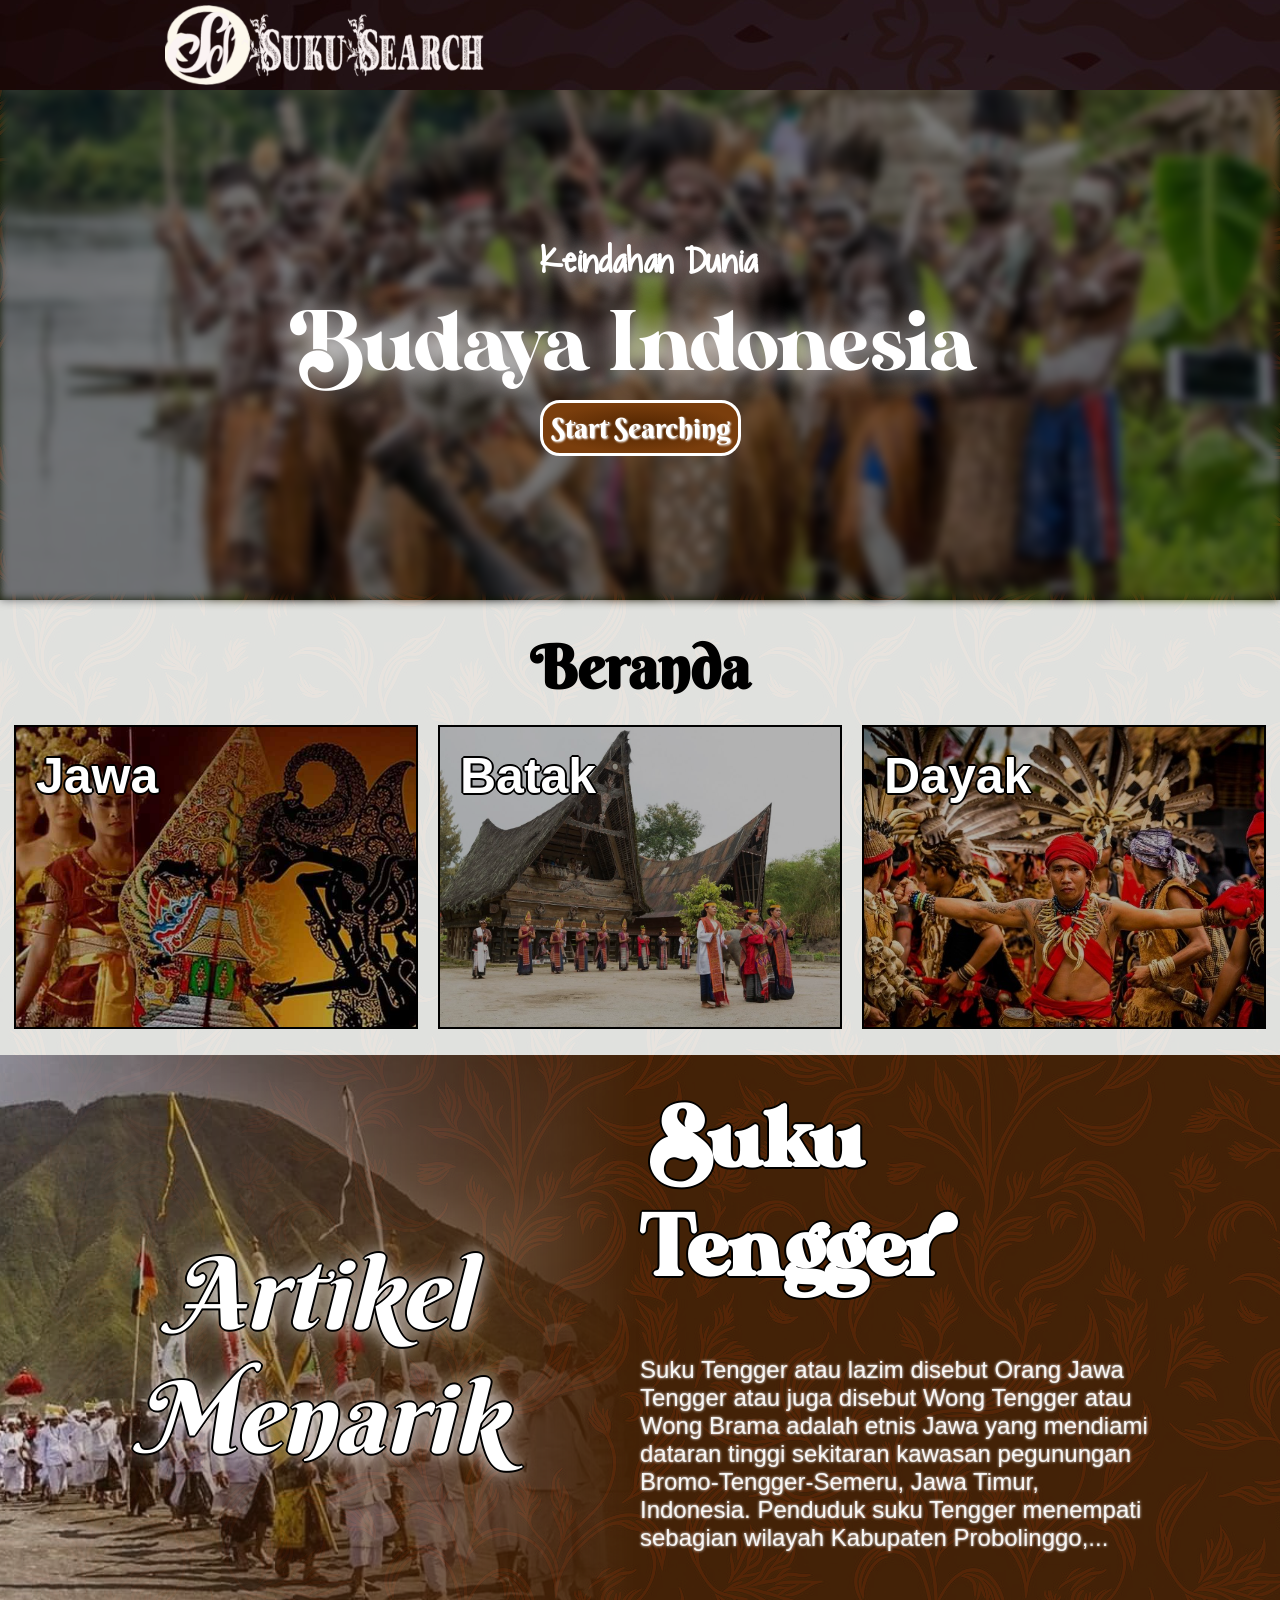
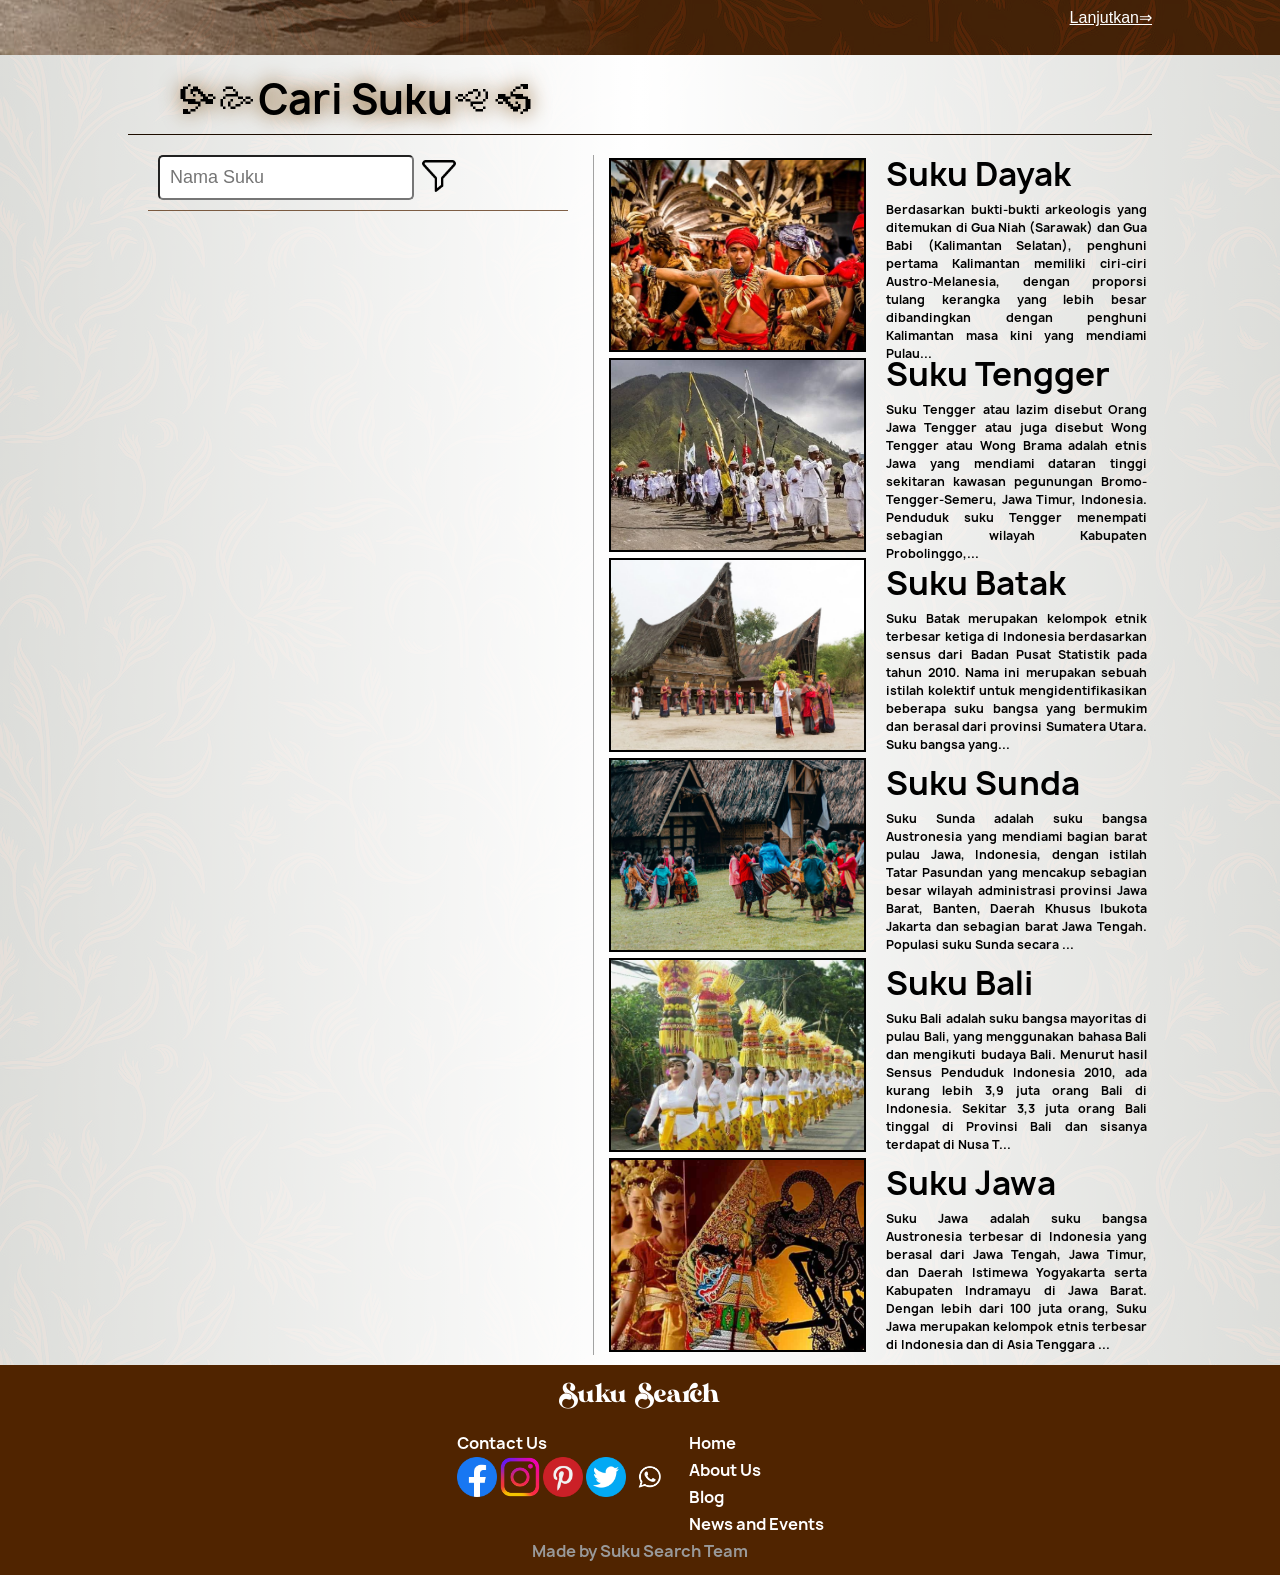
<file: index.html>
<!DOCTYPE html>
<html>

<head>
    <title>Suku-Suku di Indonesia</title>
    <meta name="viewport" content="width=device-width, initial-scale=1.0" />

    <link rel="stylesheet" href="style/fonts.css">
    <link rel="stylesheet" href="style/indexStyle.css">
    <link rel="stylesheet" href="style/indexResponsive.css">

    <script type="text/javascript" src="scripts/jquery-3.7.1.min.js"></script>
    <script type="text/javascript" src="scripts/indexScript.js" defer></script>
</head>

<body>
    <div id="topnavbar">
        <a id="navtitle"><img src="rsc/ss.png"></a>
        <ul>
            <li><a href="#featured">Beranda</a></li>
            <li><a href="#randomBanner">Menarik</a></li>
            <li><a href="#searchAndResults">Cari</a></li>
        </ul>
        <button class="activator"><img src="rsc/menu.png"></button>
    </div>

    <div id="carousel">
        <img src="rsc/carousel_1.jpg">
        <img src="rsc/carousel_2.jpg">
        <img src="rsc/carousel_3.jpeg">
        <img src="rsc/carousel_4.jpg">
        <img src="rsc/carousel_5.jpg">
        <div>
            <span>Keindahan Dunia</span>
            <span>Budaya Indonesia</span>
        </div>
        <a id="goToSearch" href="#searchAndResults">Start Searching</a>
    </div>

    <div id="featured">
        <span class="partTitle">Beranda</span>
        <div class="featuredItems">
            <a href="#">
                <div class="items">
                    <img class="itemImage" src="https://www.selasar.com/wp-content/uploads/2020/07/Featured-image.jpg">
                    <div class="itemText">
                        <span class="itemTitle"></span>
                        <span class="itemDescription"></span>
                    </div>
                </div>
            </a>
            <a href="#">
                <div class="items">
                    <img class="itemImage" src="https://www.selasar.com/wp-content/uploads/2020/07/Featured-image.jpg">
                    <div class="itemText">
                        <span class="itemTitle"></span>
                        <span class="itemDescription"></span>
                    </div>
                </div>
            </a>
            <a href="#">
                <div class="items">
                    <img class="itemImage" src="https://www.selasar.com/wp-content/uploads/2020/07/Featured-image.jpg">
                    <div class="itemText">
                        <span class="itemTitle"></span>
                        <span class="itemDescription"></span>
                    </div>
                </div>
            </a>
        </div>
    </div>

    <div id="randomBanner">
        <img src="rsc/carousel_1.jpg" class="background">
        <div class="left">
            <span>Artikel Menarik</span>
        </div>
        <div class="partTitle"></div>
        <div class="description"></div>
        <a>
            <div>
                Lanjutkan&#8658;
            </div>
        </a>
    </div>

    <form id="searchAndResults">
        <div class="partTitle">&#128607;&#128602;Cari Suku&#128601;&#128604;</div>
        <div class="row">
            <div id="search">
                <div class="searchByName">
                    <input type="text" name="searchInput" id="searchInput" placeholder="Nama Suku">
                    <button id="enableFilters">
                        <img src="rsc/filter_outline.png" id="enableFiltersImg">
                    </button>
                </div>
                <div class="filters">
                    <div class="inputField">
                        <label for="weapons">Senjata Tradisional</label>
                        <input type="text" name="weapons" id="weapons">
                    </div>
                    <div class="inputField">
                        <label for="dance">Tarian Tradisional</label>
                        <input type="text" name="dance" id="dance">
                    </div>
                    <div class="inputField">
                        <label for="clothes">Pakaian Adat</label>
                        <input type="text" name="clothes" id="clothes">
                    </div>
                    <div class="inputField">
                        <label for="house">Rumah Adat</label>
                        <input type="text" name="house" id="house">
                    </div>
                    <div class="inputField">
                        <label for="food">Kuliner</label>
                        <input type="text" name="food" id="food">
                    </div>
                    <div class="inputField">
                        <label for="misc">Lainnya</label>
                        <input type="text" name="misc" id="misc">
                    </div>
                </div>
            </div>
            <div id="results">
                <div class="item">
                    <img src="rsc/carousel_5.jpg">
                    <div class="text">
                        <div class="title"></div>
                        <p></p>
                    </div>
                </div>
            </div>
        </div>
    </form>

    <footer>
        <div class="partTitle">Suku Search</div>
        <div>
            <div>
                <span>Contact Us</span>
                <div class="socialMedia">
                    <img src="rsc/social_media/facebook.png">
                    <img src="rsc/social_media/instagram.png">
                    <img src="rsc/social_media/pinterest.png">
                    <img src="rsc/social_media/twitter.png">
                    <img src="rsc/social_media/whatsapp.png">
                </div>
            </div>
            <div>
                <ul>
                    <li><a>Home</a></li>
                    <li><a>About Us</a></li>
                    <li><a>Blog</a></li>
                    <li><a>News and Events</a></li>
                </ul>
            </div>
        </div>
        <div class="credit">
            Made by Suku Search Team
        </div>
    </footer>
</body>

</html>
</file>
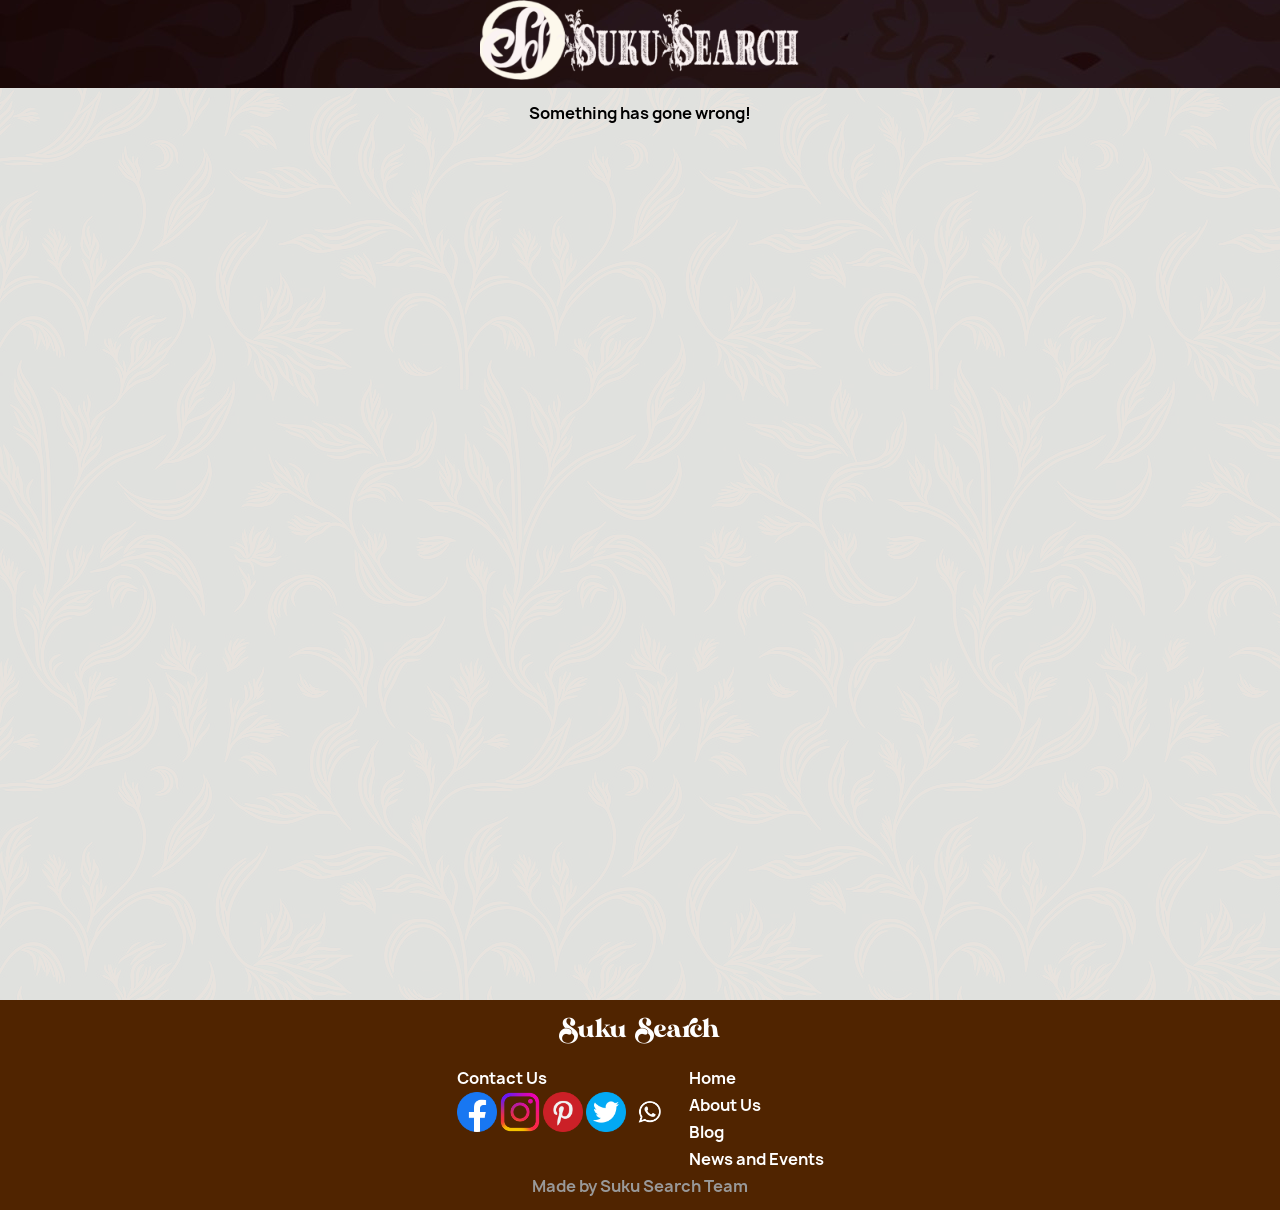
<file: blogPage.html>
<!DOCTYPE html>
<html>

<head>
    <title>Suku-Suku di Indonesia</title>
    <meta name="viewport" content="width=device-width, initial-scale=1.0" />

    <link rel="stylesheet" href="style/fonts.css">
    <link rel="stylesheet" href="style/pageStyle.css">
    <link rel="stylesheet" href="style/blogResponsive.css">

    <script type="text/javascript" src="scripts/jquery-3.7.1.min.js"></script>
    <script type="text/javascript" src="scripts/pageScript.js" defer></script>
</head>

<body>
    <div id="topnavbar">
        <a href="index.html" id="navtitle"><img src="rsc/ss.png"></a>
    </div>
    <div id="content">
        <div id="encyclopediaCard">
            <div class="partTitle"></div>
            <img id="pagePicture" src="rsc/carousel_2.jpg">
            <div class="story">
                <p></p>
            </div>

            <div class="story">
                <div class="partTitle"></div>
                <p></p>
            </div>

            <div class="story">
                <div class="partTitle"></div>
                <ul>
                    <li><a href="https://id.wikipedia.org/wiki/Suku_Dayak" target="_"></a></li>
                </ul>
            </div>
        </div>
        <div id="stickyBar">
            <div></div>
            <ul>
                <li><a href="#"></a></li>
                <li><a href="#"></a></li>
                <li><a href="#"></a></li>
                <li><a href="#"></a></li>
            </ul>
        </div>
    </div>

    <footer>
        <div class="partTitle">Suku Search</div>
        <div>
            <div>
                <span>Contact Us</span>
                <div class="socialMedia">
                    <img src="rsc/social_media/facebook.png">
                    <img src="rsc/social_media/instagram.png">
                    <img src="rsc/social_media/pinterest.png">
                    <img src="rsc/social_media/twitter.png">
                    <img src="rsc/social_media/whatsapp.png">
                </div>
            </div>
            <div>
                <ul>
                    <li><a>Home</a></li>
                    <li><a>About Us</a></li>
                    <li><a>Blog</a></li>
                    <li><a>News and Events</a></li>
                </ul>
            </div>
        </div>
        <div class="credit">
            Made by Suku Search Team
        </div>
    </footer>

</body>

</html>
</file>
<file: style/fonts.css>
@font-face {
    font-family: 'Choco';
    src:
        url(../fonts/chocoRaindrops/Choco.ttf), url(../fonts/chocoRaindrops/ChocoHollow.ttf), url(../fonts/chocoRaindrops/ChocoBold.ttf);
}

@font-face {
    font-family: 'Bavista';
    src: url(../fonts/bavista/Bavista.ttf);
}

@font-face {
    font-family: 'Berkshire';
    src: url(../fonts/berkshire/BerkshireSwash-Regular.ttf);
}

@font-face {
    font-family: 'Manrope';
    src:
        url(../fonts/manrope/manrope-bold.otf),
        url(../fonts/manrope/manrope-extrabold.otf),
        url(../fonts/manrope/manrope-light.otf),
        url(../fonts/manrope/manrope-medium.otf),
        url(../fonts/manrope/manrope-regular.otf),
        url(../fonts/manrope/manrope-semibold.otf),
        url(../fonts/manrope/manrope-thin.otf),
    ;
}
</file>
<file: style/indexStyle.css>
/*Requires fonts.css*/

* {
    padding: 0;
    margin: 0;
}

:root {
    --onepx-shadow: 2px 0 #000000, -2px 0 #000000, 0 2px #000000, 0 -2px #000000,
        1px 1px #000000, -1px -1px #000000, 1px -1px #000000, -1px 1px #000000;
}

html {
    overflow-x: hidden;
    width: 100vw;
    scroll-behavior: smooth;
}

body {
    height: fit-content;
    background-image: url(../rsc/batikBG.jpg);
    background-blend-mode: darken;
    background-color: #502400;
    font-family: 'Manrope';
}

a {
    text-decoration: none;
    color: inherit;
}

#topnavbar {
    display: flex;
    width: 100vw;
    height: fit-content;
    justify-content: space-around;
    align-items: center;
    background-color: #502400;
    position: fixed;
    z-index: 1000;
    transition: 0.5s ease-out;
    background-image: url("../rsc/batik.jpg");
    background-repeat: no-repeat;
    background-position: 0px -300px;
}

#topnavbar * {
    color: #FFFFFF;
    font-size: 24px;
}

#navtitle {
    display: flex;
    align-items: center;
    cursor: pointer;
    height: 100%;
}

#navtitle img {
    height: 80px;
    padding: 5px;
}

#topnavbar>ul {
    display: flex;
    justify-content: space-around;
    list-style-type: none;
}

#topnavbar>ul li a {
    display: block;
    height: fit-content;
    width: fit-content;
    cursor: pointer;
    padding: 10px;
}

.activator {
    display: none;
}

/* Carousel */

#carousel {
    --width: 100vw;
    --height: 600px;
    width: var(--width);
    height: var(--height);
    display: flex;
    justify-content: center;
    align-items: center;
    flex-direction: column;
    box-shadow: none;
    user-select: none;
}

#carousel img {
    width: var(--width);
    height: var(--height);
    object-fit: cover;
    transition: 1s;
    filter: brightness(50%) blur(5px);
    position: absolute;
    opacity: 0;
    box-shadow: none;
}

#carousel div {
    z-index: 10;
    color: #FFFFFF;
    display: flex;
    flex-direction: column;
    align-items: center;
    text-align: center;
    line-height: 80px;
    text-shadow: 0 0 30px #FFFFFF;
}

#carousel div span:first-of-type {
    font-size: 50px;
    font-family: 'Choco';
    font-weight: bold;
}

#carousel div span:last-of-type {
    font-size: 100px;
    font-family: 'Bavista';
    margin: 0;
}

#carousel #goToSearch {
    text-decoration: unset;
    position: absolute;
    z-index: 10;
    padding: 8px;
    font-size: 28px;
    font-family: 'Berkshire';
    text-shadow: #FFFFFF 1px 1px 2px;
    border-radius: 20px;
    background-image: radial-gradient(closest-side, #502400, #7a3e0d);
    border-style: solid;
    color: #FFFFFF;
    top: 400px;
    transition: 0.5s ease-out;
}

#carousel #goToSearch:hover {
    text-shadow: #FFFFFF 0 0 5px;
    box-shadow: #FFFFFF 0 0 5px;
    transform: scale(110%);
}

#carousel button:active {
    text-shadow: 0 0 20px #1d0d00;
}

/*Featured Items container*/

#featured {
    width: 100vw;
    height: 425px;
    padding-top: 30px;
    background-color: #ffffffde;
    display: block;
    position: initial;
}

#featured .partTitle {
    display: block;
    margin: auto;
    width: fit-content;
    font-size: 60px;
    font-weight: bold;
    font-family: 'Berkshire';
}

/* Featured Items list */

.featuredItems {
    display: flex;
    align-items: center;
    justify-content: center;
    gap: 20px;
    padding-top: 20px;
    box-sizing: border-box;
    width: 100%;
}

.featuredItems .items {
    --width-size: 400px;
    --height-size: 300px;
    display: flex;
    flex-direction: column;
    justify-content: space-between;
    align-items: start;
    height: var(--height-size);
    width: var(--width-size);
    border: 2px black solid;
    transition: 0.5s ease-out;
    cursor: pointer;
}

.featuredItems .items .itemImage {
    position: absolute;
    width: var(--width-size);
    height: var(--height-size);
    object-fit: cover;
    filter: brightness(70%);
    transition: 0.5s ease-out;
}

.featuredItems .items .tags {
    width: var(--width-size);
    z-index: 11;
    height: var(--height-size);
    position: absolute;
    display: flex;
    justify-content: end;
    align-items: start;
    box-sizing: border-box;
    padding: 10px;
    gap: 10px
}

.featuredItems .items .tags .tag {
    color: #FFFFFF;
    text-shadow: 0 0 10px #FFFFFF;
    background-color: #000000;
    border: 1px #FFFFFF solid;
    padding: 5px;
    border-radius: 20px;
    width: fit-content;
}

.featuredItems .items .itemText {
    padding: 20px;
    width: auto;
    height: auto;
    overflow: hidden;
    display: flex;
    flex-direction: column;
    justify-content: space-around;
    align-items: start;
}

.featuredItems .items .itemTitle {
    position: relative;
    color: #FFFFFF;
    font-weight: bold;
    font-size: 50px;
    font-family: 'Trebuchet MS', 'Lucida Sans Unicode', 'Lucida Grande', 'Lucida Sans', Arial, sans-serif;
    text-shadow: var(--onepx-shadow);
}

.featuredItems .items .itemDescription {
    position: relative;
    color: #FFFFFF;
    font-size: 12px;
    transition: 0.5s ease-out;
    opacity: 0;
}

/* On hover effects */

.featuredItems .items:hover {
    transform: scale(1.05);
}

.featuredItems .items:hover .itemImage {
    filter: brightness(50%);
}

.featuredItems .items:hover .itemDescription {
    opacity: 1;
}


/*Random Banner Container*/

#randomBanner {
    --height: 600px;
    background-color: #58270ab6;
    box-sizing: border-box;
    padding-left: 50vw;
    padding-right: 10vw;
    height: var(--height);
    width: inherit;
    overflow: hidden;
    display: flex;
    flex-direction: column;
    align-items: start;
    justify-content: space-around;
    color: #FFFFFF;
}

#randomBanner .left {
    position: absolute;
    height: var(--height);
    width: 50vw;
    display: flex;
    flex-direction: column;
    justify-content: center;
    align-items: center;
    left: 0;
}

#randomBanner img {
    object-fit: cover;
    left: 0;
    position: absolute;
    mask: linear-gradient(to right, #000000e3, #00000000);
    height: inherit;
    width: 50vw;
}

#randomBanner .left span {
    display: block;
    text-align: center;
    font-size: 100px;
    mask-image: none;
    text-shadow: var(--onepx-shadow), #FFFFFF 0 0 20px;
    font-family: 'Berkshire';
    font-style: italic;
}

#randomBanner .partTitle {
    font-size: 100px;
    text-indent: 10px;
    font-family: 'Bavista';
    font-weight: bold;
    text-shadow: var(--onepx-shadow);
}

#randomBanner .description {
    font-size: 24px;
    font-family: 'Gill Sans', 'Gill Sans MT', Calibri, 'Trebuchet MS', sans-serif;
    color: #ffffffe7;
    text-shadow: #FFFFFF 0 0 3px;
}

#randomBanner a {
    align-self: flex-end;
}

#randomBanner a div {
    font-family: 'Gill Sans', 'Gill Sans MT', Calibri, 'Trebuchet MS', sans-serif;
    text-decoration: underline;
}

/*Search, filter, sort, result*/
#searchAndResults {
    --left-right-pad: 10vw;
    padding-top: 10px;
    padding-bottom: 10px;
    background-image: linear-gradient(to right, #ffffffda 0%, #FFFFFF 50%, #FFFFFFda 100%);
    box-sizing: border-box;
    padding-left: var(--left-right-pad);
    padding-right: var(--left-right-pad);
    min-height: 1000px;
}

#searchAndResults .partTitle {
    --left-right-pad: 50px;
    font-size: 40px;
    border-bottom: #1d0d00 1px solid;
    margin-bottom: 20px;
    text-shadow: 0 0 20px #744201;
    padding-left: var(--left-right-pad);
    padding-right: var(--left-right-pad);
}

#searchAndResults .row {
    display: grid;
    grid-template-columns: 1fr 5fr;
    gap: 5px;
}

/*Search section*/

#search {
    --left-right-pad: 20px;
    height: fit-content;
    display: flex;
    flex-direction: column;
    align-items: start;
    box-sizing: border-box;
    padding-left: var(--left-right-pad);
    padding-right: var(--left-right-pad);
}

#search>* {
    display: block;
}


#search .searchByName {
    display: flex;
    width: fit-content;
    height: fit-content;
    padding-left: 10px;
    gap: 5px;
    justify-content: center;
    align-items: start;
}

#search .searchByName #searchInput {
    font-size: 18px;
    padding: 10px;
    border-radius: 5px;
}

#search .searchByName #enableFilters {
    background-color: #00000000;
    border: none;
    height: 40px;
}

#search .searchByName #enableFilters img {
    height: inherit;
}

#search .filters {
    --left-right-pad: 10px;
    display: flex;
    overflow-y: hidden;
    flex-direction: column;
    width: fit-content;
    height: fit-content;
    gap: 10px;
    transition: 0.5s ease-out;
    margin-top: 10px;
    border-bottom: #502400b7 1px solid;
    padding: 0;
    padding-left: var(--left-right-pad);
    padding-right: var(--left-right-pad);
}

#search .filters .inputField {
    display: flex;
    justify-content: center;
    align-items: center;
    width: 400px;
}

#search .filters .inputField label,
#search .filters .inputField input,
#search .filters .inputField div {
    width: 300px;
    box-sizing: border-box;
    margin: 0;
    font-size: 16px;
}

#search .filters .inputField label {
    width: 220px;
}

#search .filters .inputField input {
    padding: 2px;
}

#search .filters .inputField div {
    padding-left: 0;
}

#search .filters .inputField div button {
    font-size: 16px;
    font-weight: bold;
    width: fit-content;
    height: fit-content;
    padding: 5px 10px;
    margin: 2px 0;
    border: #a1a1a1 1px solid;
    background-color: #ffffffd0;
    color: #a1a1a1;
    border-radius: 20px;
}

#search .filters .inputField .location,
#search .filters .inputField .sort {
    display: flex;
    flex-wrap: wrap;
    align-items: center;
    justify-content: space-between;
    margin: 0;
}

#search .filters .inputField .sort {
    justify-content: start;
}

#search .filters .inputField .sort button {
    margin-right: 5px;
}

/*Results*/
#results {
    border-left: #0000005b 1px solid;
    box-sizing: border-box;
    padding-left: 10px;
    height: fit-content;
    display: flex;
    flex-direction: column;
}

#results .nothingFound {
    text-align: center;
    flex-grow: 1;
    height: 500px;
    font-size: 32px;
    font-family: 'Times New Roman', Times, serif;
    color: #a1a1a1;
    padding-top: 20px;
}

#results .item {
    height: 200px;
    width: auto;
    padding: 5px;
    box-sizing: border-box;
    display: flex;
    align-items: center;
}

#results .item img {
    height: 100%;
    border: #000000 2px solid;
    object-fit: cover;
    aspect-ratio: 4/3;
}

#results .item .text {
    padding-left: 20px;
    flex-grow: 1;
}

#results .item .text .title {
    font-weight: bold;
    font-size: 32px;
}

#results .item .text p {
    font-size: 14px;
    line-height: 22px;
    text-align: justify;
}

/* #results .item .attr {
    box-sizing: border-box;
    border-left: #0000005e 1px solid;
    margin-left: 10px;
    padding-left: 5px;
} */

#results .item .attr {
    flex-grow: 1;
}

footer {
    height: fit-content;
    box-sizing: border-box;
    padding: 10px;
    background-color: #502400;
    width: 100%;
    color: #FFFFFF;
    display: flex;
    flex-direction: column;
    align-items: center;
    justify-content: space-between;
}

footer .partTitle {
    font-size: 32px;
    font-family: 'Bavista';
    margin-bottom: 20px;
}

footer>div {
    display: flex;
    gap: 20px;
}

footer>div>* {
    display: flex;
    flex-direction: column;
}

footer ul {
    list-style: none;
}

footer .socialMedia img {
    width: 40px;
    height: 40px;
}

.credit {
    color: #999999;
}
</file>
<file: style/indexResponsive.css>
/*Size breakpoint*/
@media only screen and (max-width:1400px) {
    #results .item .text p {
        font-size: 12px;
        line-height: 18px;
    }
}

/*Laptops*/
@media only screen and (max-width:1250px) {
    #featured {
        height: 350px;
        padding-top: 10px;
    }

    .featuredItems .items {
        --width-size: 300px;
        --height-size: 225px;
    }

    .featuredItems .items .itemText {
        padding: 10px;
    }

    .featuredItems .items .itemTitle {
        font-size: 40px;
    }

    #randomBanner {
        --height: 500px;
        padding-left: 52vw;
        padding-right: 5vw;
    }

    #searchAndResults {
        --left-right-pad: 5vw;
        padding-top: 10px;
        padding-bottom: 10px;
    }

    #search .searchByName #searchInput {
        font-size: 16px;
    }

    #search .searchByName #enableFilters {
        height: 35px;
    }

    #search .filters .inputField {
        width: 350px;
    }

    #search .filters .inputField label,
    #search .filters .inputField input,
    #search .filters .inputField div {
        width: 200px;
        font-size: 14px;
    }

    #results .item {
        height: 20vw;
    }

    #results .item img {
        width: 20vw;
        height: 15vw;
    }

    #results .item .text .title {
        font-size: 24px;
    }

    #results .item .text {
        padding-left: 10px;
    }

}

/*Tablets*/
@media only screen and (max-width:992px) {
    #navtitle img {
        height: 40px;
        padding: 1px;
    }

    #carousel {
        --height: 500px;
    }

    #featured {
        height: fit-content;
    }

    #featured .partTitle {
        font-size: 7vw;
    }

    .featuredItems {
        display: grid;
        grid-template-columns: 2fr 1fr;
        grid-template-rows: 1fr 1fr;
        grid-template-areas:
            "one two"
            "one three";
        padding-left: 12vw;
        padding-right: 12vw;
        padding-bottom: 5vw;
        gap: 0;
    }

    .featuredItems>a {
        padding: 0.5vw;
    }

    .featuredItems>a .items {
        --width-size: 30vw;
        --height-size: 22.5vw;
    }

    .featuredItems>a:nth-child(1) {
        grid-area: one;
    }

    .featuredItems>a:nth-child(1) .items {
        --width-size: 40vw;
        --height-size: 30vw;
    }

    .featuredItems>a:nth-child(2) {
        grid-area: two;
    }

    .featuredItems>a:nth-child(3) {
        grid-area: three;
    }

    .featuredItems .items .itemTitle {
        font-size: 3vw;
    }

    .featuredItems .items .itemDescription {
        font-size: 1.3vw;
    }

    #randomBanner {
        --height: 300px;
    }

    #randomBanner .left span {
        font-size: 10vw;
    }

    #randomBanner .partTitle {
        font-size: 7vw;
    }

    #randomBanner .description {
        font-size: 2vw;
    }

    #searchAndResults {
        min-height: 40vh;
    }

    #searchAndResults .partTitle {
        font-size: 6vw;
        text-align: center;
    }

    #searchAndResults .row {
        display: flex;
        flex-direction: column;
        align-items: center;
    }

    #search .searchByName {
        margin: auto;
    }

    #search .searchByName #searchInput {
        font-size: 1.7vw;
    }

    #search .filters {
        flex-direction: row;
        flex-wrap: wrap;
        width: 100%;
        height: fit-content;
    }

    #search .filters .inputField {
        width: 40vw;
    }

    #search .filters .inputField label,
    #search .filters .inputField input,
    #search .filters .inputField div {
        font-size: 1.5vw;
    }


    #results .item {
        height: 20vw;
    }

    #results .item img {
        width: 20vw;
        height: 15vw;
    }

    #results .item .text .title {
        font-size: 3vw;
    }

    #results .item .text p {
        font-size: 1.4vw;
    }
}

/*Phones, assume everything is vertical*/
@media only screen and (max-width:600px) {
    #navtitle img {
        height: 10vw;
        padding: 5px;
    }

    #topnavbar>ul {
        position: absolute;
        flex-direction: column;
        align-items: start;
        background-image: url(../rsc/batik.jpg);
        right: 0;
        top: 12vw;
        padding: 1vw;
        width: 30vw;
        height: 40vw;
        transition: 0.5s ease-out;
        opacity: 0;
    }


    #topnavbar>ul li a {
        font-size: 4vw;
        padding: 0.5vw;
        padding-left: 2vw;
        text-shadow: #FFFFFF 0 0 20px;
    }

    .activator {
        --height: 3vw;
        display: flex;
        flex-direction: column;
        justify-content: center;
        background-color: transparent;
        border: none;
        height: var(--height);
    }

    .activator img {
        height: var(--height);
    }

    #carousel {
        --height: 90vw;
    }

    #carousel div {
        line-height: 10vw;
    }

    #carousel div span:first-of-type {
        font-size: 10vw;
    }

    #carousel div span:last-of-type {
        font-size: 13vw;
    }

    #carousel #goToSearch {
        padding: 1.2vw;
        font-size: 5vw;
        top: 65vw;
    }

    #featured .partTitle {
        display: none;
    }

    .featuredItems {
        display: flex;
        flex-direction: column;
        align-items: center;
        justify-content: center;
        gap: 2vw;
    }

    .featuredItems>a .items {
        --width-size: 80vw;
        --height-size: 60vw;
    }

    .featuredItems>a:nth-child(1) .items {
        --width-size: 80vw;
        --height-size: 60vw;
    }

    .featuredItems .items .itemTitle {
        font-size: 10vw;
    }

    .featuredItems .items .itemDescription {
        font-size: 3vw;
    }

    #randomBanner {
        z-index: 1;
        --height: 100vw;
        display: flex;
        flex-direction: column;
        align-items: center;
        padding: 0;
    }

    #randomBanner img {
        object-fit: cover;
        z-index: -100;
        position: absolute;
        mask: none;
        filter: opacity(20%);
        height: inherit;
        width: 100vw;
    }

    #randomBanner .left {
        position: relative;
        height: fit-content;
        width: 100vw;
    }

    #randomBanner .left span {
        font-size: 10vw;
    }

    #randomBanner .partTitle {
        font-size: 15vw;
        z-index: 21;
        text-shadow: #FFFFFF 0 0 3px;
    }

    #randomBanner .description {
        z-index: 21;
        font-size: 5vw;
        box-sizing: border-box;
        padding-left: 2vw;
        padding-right: 2vw;
        text-align: justify;
    }

    #randomBanner a {
        align-self: center;
        font-size: 4vw;
    }

    #searchAndResults .partTitle {
        font-size: 8vw;
    }

    #search .searchByName {
        margin: auto;
    }

    #search .searchByName #searchInput {
        font-size: 3vw;
        padding: 1vw;
    }

    #search .searchByName #enableFilters {
        height: 6vw;
    }

    #search .filters {
        flex-direction: row;
        flex-wrap: wrap;
        width: 100%;
        height: fit-content;
        border-bottom: none;
    }

    #search .filters .inputField {
        width: 100vw;
    }

    #search .filters .inputField label,
    #search .filters .inputField input,
    #search .filters .inputField div {
        font-size: 3vw;
    }

    #results {
        padding-left: 1vw;
    }

    #results .item {
        height: 40vw;
    }

    #results .item img {
        width: 40vw;
        height: 30vw;
    }

    #results .item .text .title {
        font-size: 5vw;
    }

    #results .item .text p {
        font-size: 2.4vw;
        line-height: 3vw;
    }

    footer>div {
        flex-direction: column;
        margin-bottom: 2vw;
    }
}
</file>
<file: style/pageStyle.css>
* {
    padding: 0;
    margin: 0;
}

html {
    overflow-x: hidden;
    width: 100vw;
}

body {
    height: fit-content;
    background-image: url(../rsc/batikBG.jpg);
    background-blend-mode: darken;
    background-color: #502400;
    font-family: 'Manrope';
}

a {
    text-decoration: none;
    color: inherit;
}

#topnavbar {
    position: fixed;
    width: 100vw;
    height: fit-content;
    display: flex;
    justify-content: center;
    align-items: center;
    background-color: #502400;
    z-index: 1000;
    background-image: url("../rsc/batik.jpg");
    background-repeat: no-repeat;
    background-position: 0px -300px;
}

#topnavbar a img {
    height: 80px;
    padding: 0;
}

#content {
    width: 100%;
    height: fit-content;
    padding-top: 100px;
    background-color: #ffffffde;
    display: flex;
    justify-content: center;
    gap: 50px;
}

#encyclopediaCard {
    background-color: #ffffff;
    width: 60%;
    height: fit-content;
    padding: 20px;
    margin-bottom: 20px;
    border: #bbbbbb 1px solid;
    box-shadow: #636363 0 0 5px;
    display: flex;
    flex-direction: column;
}

#encyclopediaCard .partTitle {
    align-self: center;
    font-size: 60px;
    font-family: 'Franklin Gothic Medium', 'Arial Narrow', Arial, sans-serif;
}

#encyclopediaCard img {
    aspect-ratio: 16 / 9;
    object-fit: cover;
    width: 90%;
    align-self: center;
    margin-bottom: 30px;
}

#encyclopediaCard .story {
    font-family: sans-serif;
    font-size: 20px;
    line-height: 30px;
    text-align: justify;
    text-indent: 50px;
}

#encyclopediaCard .story p {
    margin-top: 10px;
    margin-bottom: 10px;
}

#encyclopediaCard .story .partTitle {
    margin-bottom: 10px;
    font-size: 36px;
    font-weight: bolder;
    width: auto;
    height: 40px;
    border-bottom: #636363 1px solid;
}

#encyclopediaCard .story ul {
    list-style-type: none;
    color: #0062d3;
}

#stickyBar {
    position: sticky;
    top: 125px;
    height: fit-content;
    margin-top: 20px;
}

#stickyBar div {
    font-size: 20px;
    border-bottom: #bbbbbb 1px solid;
}

#stickyBar ul {
    text-indent: 20px;
    list-style-type: none;
}

#stickyBar ul li {
    margin-top: 5px;
    color: #636363;
    font-weight: lighter;
}

footer {
    height: fit-content;
    box-sizing: border-box;
    padding: 10px;
    background-color: #502400;
    width: 100%;
    color: #FFFFFF;
    display: flex;
    flex-direction: column;
    align-items: center;
    justify-content: space-between;
}

footer .partTitle {
    font-size: 32px;
    font-family: 'Bavista';
    margin-bottom: 20px;
}

footer>div {
    display: flex;
    gap: 20px;
}

footer>div>* {
    display: flex;
    flex-direction: column;
}

footer ul {
    list-style: none;
}

footer .socialMedia img {
    width: 40px;
    height: 40px;
}

.credit {
    color: #999999;
}
</file>
<file: style/blogResponsive.css>
/*Laptops*/
@media only screen and (max-width:1200px) {
    #content {
        display: flex;
        justify-content: center;
        gap: 25px;
    }

    #encyclopediaCard {
        width: 75%;
    }

    #stickyBar {
        flex-grow: 1;
    }
}


/*Tabs*/
@media only screen and (max-width: 992px) {
    #encyclopediaCard {
        width: 100%;
    }

    #encyclopediaCard .partTitle {
        font-size: 6vw;
    }

    #encyclopediaCard .story {
        font-size: 2vw;
        line-height: 3vw;
        text-indent: 5vw;
    }

    #encyclopediaCard .story p {
        margin-top: 1vw;
        margin-bottom: 1vw;
    }

    #encyclopediaCard .story .partTitle {
        margin-bottom: 1vw;
        font-size: 4vw;
        height: 5vw;
    }

    #stickyBar {
        display: none
    }
}


/*Phones*/
@media only screen and (max-width:600px) {

    #topnavbar a img {
        height: 8vw;
        padding: 0;
    }

    #content {
        padding-top: 10vw;
    }

    footer>div {
        flex-direction: column;
        margin-bottom: 2vw;
    }

    #encyclopediaCard .partTitle {
        font-size: 10vw;
    }

    #encyclopediaCard .story {
        font-size: 3vw;
        line-height: 5vw;
    }

    #encyclopediaCard .story .partTitle {
        font-size: 6vw;
        height: 7vw;
    }
}
</file>
